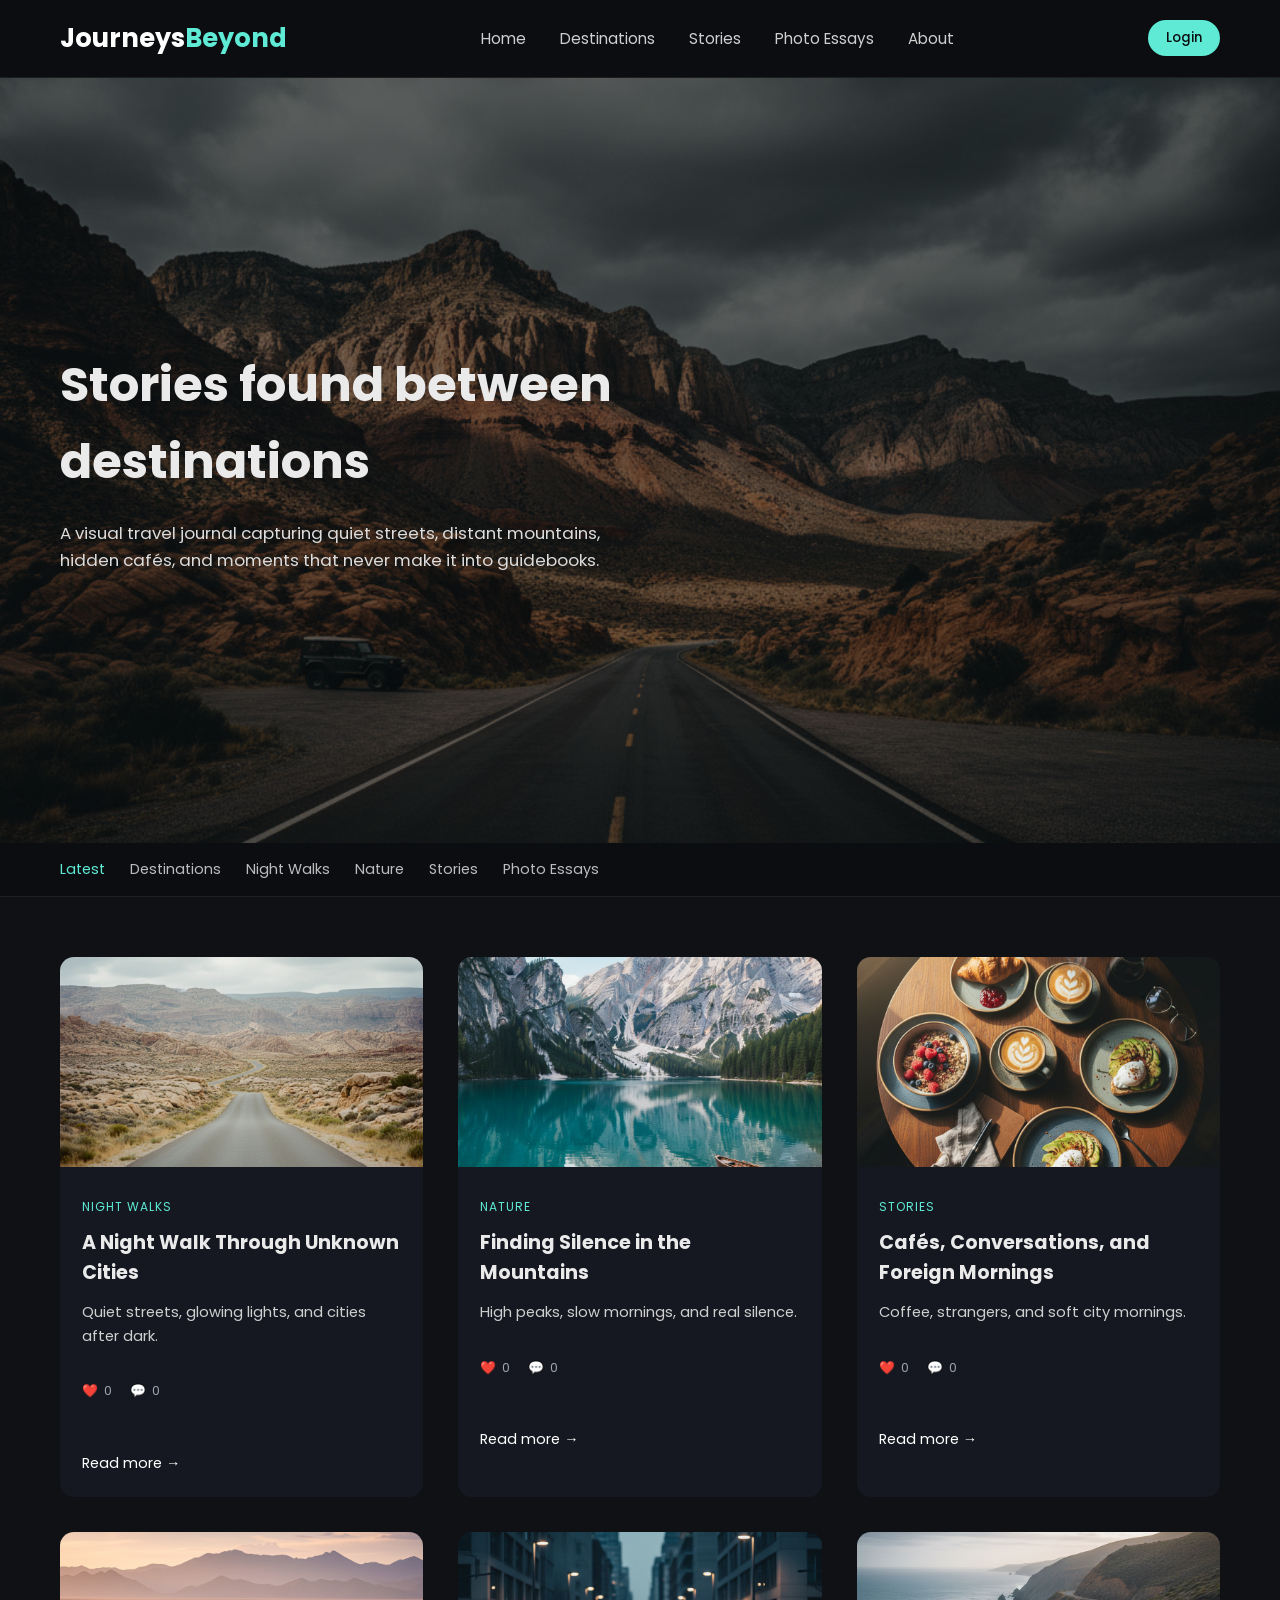
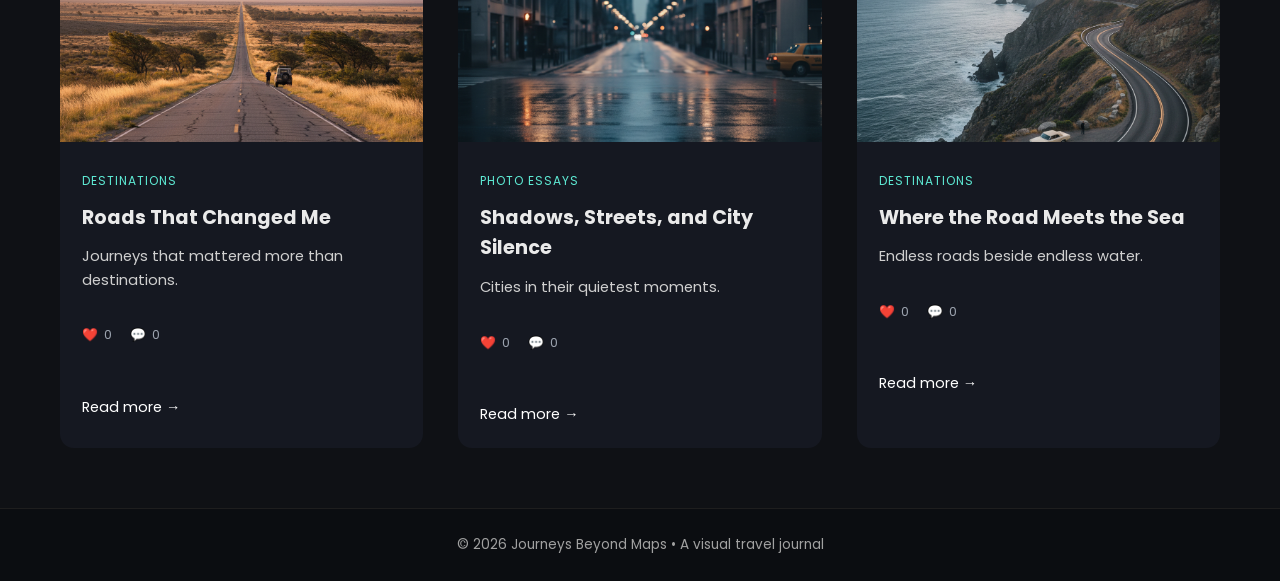
<file: TravelBeyondMaps_Blog/index.html>
<!doctype html>
<html lang="en">
	<head>
		<meta charset="UTF-8" />
		<meta name="viewport" content="width=device-width, initial-scale=1.0" />
		<title>Journeys Beyond Maps</title>

		<link
			href="https://fonts.googleapis.com/css2?family=Poppins:wght@300;400;600;700&display=swap"
			rel="stylesheet"
		/>

		<link
			rel="stylesheet"
			href="https://cdnjs.cloudflare.com/ajax/libs/font-awesome/4.7.0/css/font-awesome.css"
			integrity="sha512-5A8nwdMOWrSz20fDsjczgUidUBR8liPYU+WymTZP1lmY9G6Oc7HlZv156XqnsgNUzTyMefFTcsFH/tnJE/+xBg=="
			crossorigin="anonymous"
			referrerpolicy="no-referrer"
		/>

		<link rel="stylesheet" href="style.css" />
	</head>
	<body>
		<!-- NAVBAR -->
		<header class="navbar">
			<div class="nav-left">
				<h1 class="logo">Journeys<span>Beyond</span></h1>
			</div>

			<nav class="nav-links">
				<a href="#">Home</a>
				<a href="#">Destinations</a>
				<a href="#">Stories</a>
				<a href="#">Photo Essays</a>
				<a href="#">About</a>
			</nav>

			<div class="nav-right">
				<button class="btn-login">Login</button>
			</div>
		</header>

		<!--MAIN -->
		<section class="main" id="home">
			<div class="main-overlay">
				<div class="main-content">
					<h2>Stories found between destinations</h2>
					<p>
						A visual travel journal capturing quiet streets, distant mountains,
						hidden cafés, and moments that never make it into guidebooks.
					</p>
				</div>
			</div>
		</section>

		<!-- CATEGORIES -->
		<section class="categories">
			<ul>
				<li class="active">Latest</li>
				<li>Destinations</li>
				<li>Night Walks</li>
				<li>Nature</li>
				<li>Stories</li>
				<li>Photo Essays</li>
			</ul>
		</section>

		<!-- BLOG LIST -->
		<main class="blog-section" id="blogs">
			<section class="blog-container">
				<!-- JS will dynamically insert blog cards here -->
			</section>
		</main>

		<!-- FOOTER -->
		<footer class="footer">
			<p>&#169; 2026 Journeys Beyond Maps • A visual travel journal</p>
		</footer>

		<!-- LOGIN MODAL -->
		<div class="modal-overlay" id="loginModal">
			<div class="modal">
				<h2>Login</h2>
				<input type="text" id="username" placeholder="Username" />
				<input type="password" id="password" placeholder="Password" />
				<p class="error" id="loginError"></p>
				<button id="loginSubmit">Login</button>
				<span class="close-modal" id="closeLogin">×</span>
			</div>
		</div>

		<!-- CREATE BLOG MODAL -->
		<div class="modal-overlay" id="createBlogModal">
			<div class="modal">
				<h2>Create Blog</h2>

				<input id="newTitle" placeholder="Blog title" />

				<select id="newTag">
					<option>Night Walks</option>
					<option>Nature</option>
					<option>Stories</option>
					<option>Destinations</option>
					<option>Photo Essays</option>
				</select>

				<input type="file" id="newImage" accept="image/*" />

				<textarea id="newExcerpt" placeholder="Short description"></textarea>

				<textarea id="newContent" placeholder="Full blog content"></textarea>

				<button id="createBlogSubmit">Publish</button>
				<span class="close-modal" id="closeCreateBlog">×</span>
			</div>
		</div>

		<!-- ABOUT MODAL -->
		<div class="modal-overlay" id="aboutModal">
			<div class="modal">
				<h2>About Journeys Beyond Maps</h2>
				<p>
					Journeys Beyond Maps is a visual travel journal capturing quiet
					streets, distant mountains, hidden cafés, and stories that live
					between destinations.
				</p>
				<span class="close-modal" id="closeAbout">×</span>
			</div>
		</div>

		<!-- Toast -->
		<div id="toast" class="toast"></div>

		<script src="script.js"></script>
	</body>
</html>
</file>
<file: TravelBeyondMaps_Blog/style.css>
/* RESET + BASE */
* {
	margin: 0;
	padding: 0;
	box-sizing: border-box;
	font-family: "Poppins", sans-serif;
}

body {
	background-color: #0f1115;
	color: #eaeaea;
	line-height: 1.6;
}

/* Index.html */

/* NAVBAR */
.navbar {
	display: flex;
	justify-content: space-between;
	align-items: center;
	padding: 18px 60px;
	background-color: #0b0d11;
	border-bottom: 1px solid #1e1e1e;
}

.logo {
	font-size: 1.6rem;
	font-weight: 700;
	color: #ffffff;
}

.logo span {
	color: #5eead4;
}

.nav-links a {
	margin: 0 15px;
	text-decoration: none;
	color: #cfcfcf;
	font-size: 0.95rem;
}

.nav-links a:hover {
	color: #ffffff;
}

.btn-login {
	padding: 8px 18px;
	border: none;
	background-color: #5eead4;
	color: #0b0d11;
	border-radius: 20px;
	cursor: pointer;
	font-weight: 500;
}

.btn-login:hover {
	background-color: #3ddcc0;
}

/* Main */
.main {
	height: 85vh;
	background-image: url("images/main-bg.png");
	background-size: cover;
	background-position: center;
}

.main-overlay {
	height: 100%;
	background: rgba(0, 0, 0, 0.55);
	display: flex;
	align-items: center;
	padding: 0 60px;
}

.main-content {
	max-width: 600px;
}

.main-content h2 {
	font-size: 3rem;
	font-weight: 700;
	margin-bottom: 20px;
}

.main-content p {
	font-size: 1.05rem;
	color: #dcdcdc;
}

/* Categories */
.categories {
	background-color: #0b0d11;
	padding: 15px 60px;
	border-bottom: 1px solid #1e1e1e;
}

.categories ul {
	list-style: none;
	display: flex;
	gap: 25px;
}

.categories li {
	font-size: 0.9rem;
	color: #bcbcbc;
	cursor: pointer;
}

.categories li.active,
.categories li:hover {
	color: #5eead4;
}

/* Blog Cards */
.blog-section {
	padding: 60px;
}

.blog-container {
	display: grid;
	grid-template-columns: repeat(auto-fit, minmax(280px, 1fr));
	gap: 35px;
}

.blog-card {
	background-color: #151821;
	border-radius: 14px;
	overflow: hidden;
	transition:
		transform 0.3s ease,
		box-shadow 0.3s ease;
}

.blog-card:hover {
	transform: translateY(-6px);
	box-shadow: 0 15px 40px rgba(0, 0, 0, 0.35);
}

.blog-card img {
	width: 100%;
	height: 210px;
	object-fit: cover;
}

.blog-content {
	padding: 22px;
	display: flex;
	flex-direction: column;
	height: 100%;
}

.tag {
	font-size: 0.75rem;
	color: #5eead4;
	text-transform: uppercase;
	letter-spacing: 1px;
}

.blog-content h3 {
	font-size: 1.2rem;
	margin: 12px 0;
}

.blog-content p {
	font-size: 0.92rem;
	color: #cfcfcf;
	margin-bottom: 18px;
}

.blog-content a {
	text-decoration: none;
	font-size: 0.9rem;
	color: #ffffff;
}

.blog-content a:hover {
	color: #5eead4;
}

/* Blog stats index.html */
.blog-stats {
	display: flex;
	gap: 18px;
	font-size: 0.8rem;
	color: #9ca3af;
	margin-top: 15px;
}

.blog-stats span {
	display: flex;
	align-items: center;
	gap: 6px;
}

/* Footer */
.footer {
	text-align: center;
	padding: 25px;
	background-color: #0b0d11;
	border-top: 1px solid #1e1e1e;
	font-size: 0.85rem;
	color: #a1a1a1;
}

/*   VIEW.HTML */

.logo-link {
	text-decoration: none;
}

.logo-link .logo {
	cursor: pointer;
}

.logo-link .logo {
	opacity: 0.9;
}

.back-btn {
	font-size: 0.85rem;
	color: #cfcfcf;
	text-decoration: none;
	padding: 8px 16px;
	border: 1 px solid #1e1e1e;
	border-radius: 20px;
	transition: all 0.3s ease;
}

.back-btn:hover {
	background-color: #5eead4;
	color: #0b0d11;
	border-color: #5eead4;
}

.view-main {
	position: relative;
	height: 75vh;
	overflow: hidden;
}

.view-main img {
	width: 100%;
	height: 100%;
	object-fit: cover;
	filter: brightness(0.75);
}

.view-main::after {
	content: "";
	position: absolute;
	inset: 0;
	background: linear-gradient(
		to bottom,
		rgba(0, 0, 0, 0.15),
		rgba(0, 0, 0, 0.75)
	);
}

.view-content {
	padding: 80px 20px;
	max-width: 820px;
	margin: auto;
}

.view-content .tag {
	font-size: 0.8rem;
	letter-spacing: 2px;
	color: #5eead4;
	margin-bottom: 15px;
	display: inline-block;
}

.view-content h1 {
	font-size: 2.6rem;
	font-weight: 700;
	margin-bottom: 25px;
}

.view-content p {
	font-size: 1.05rem;
	color: #d1d5db;
	line-height: 1;
	margin-bottom: 28px;
}

/* BLOG ACTIONS */
.blog-actions {
	display: flex;
	gap: 20px;
	margin-top: 50px;
}

.blog-actions button {
	background: #151821;
	border: 1px solid #1e1e1e;
	color: #eaeaea;
	padding: 10px 18px;
	border-radius: 25px;
	cursor: pointer;
	font-size: 0.9rem;
	transition: all 0.3s ease;
}

.blog-actions button:hover {
	background: #5eead4;
	color: #0b0d11;
}

/* Comments */

.comments-section {
	max-width: 820px;
	margin-top: 60px;
}

.comments-section h3 {
	margin-bottom: 20px;
}

#commentForm {
	display: flex;
	flex-direction: column;
	gap: 15px;
	margin-bottom: 30px;
}

#commentForm input,
#commentForm textarea {
	background: #151821;
	border: 1px solid #1e1e1e;
	color: #eaeaea;
	padding: 12px;
	border-radius: 8px;
}

#commentForm button {
	background: #5eead4;
	color: #0b0d11;
	border: none;
	padding: 10px 20px;
	border-radius: 25px;
	cursor: pointer;
}

.comment {
	background: #151821;
	border: 1px solid #1e1e1e;
	padding: 15px;
	border-radius: 10px;
	margin-bottom: 15px;
}

.delete-btn {
	background: transparent;
	border: none;
	color: #ef4444;
	cursor: pointer;
	font-size: 0.75rem;
	margin-top: 8px;
}

.delete-btn:hover {
	text-decoration: underline;
}

/* MODAL */

.modal-overlay {
	position: fixed;
	inset: 0;
	background: rgba(0, 0, 0, 0.7);
	display: none;
	align-items: center;
	justify-content: center;
	z-index: 1000;
}

.modal {
	background: #151821;
	padding: 30px;
	width: 320px;
	border-radius: 12px;
	position: relative;
}

.modal h2 {
	margin-bottom: 15px;
}

.modal input {
	width: 100%;
	padding: 10px;
	margin-bottom: 12px;
	border: none;
	border-radius: 6px;
	background: #0f1115;
	color: #fff;
}

.modal button {
	width: 100%;
	padding: 10px;
	background: #5eead4;
	border: none;
	border-radius: 20px;
	cursor: pointer;
	font-weight: 600;
}

.modal .error {
	color: #f87171;
	font-size: 0.85rem;
	margin-bottom: 10px;
}

.close-modal {
	position: absolute;
	top: 10px;
	right: 14px;
	font-size: 1.4rem;
	cursor: pointer;
}

.toast {
	position: fixed;
	bottom: 30px;
	right: 30px;
	background: #151821;
	color: #eaeaea;
	padding: 14px 22px;
	border-radius: 10px;
	font-size: 0.85rem;
	opacity: 0;
	transform: translateY(10px);
	transition: all 0.1s ease;
	z-index: 9999;
	border: 1px solid #1e1e1e;
}

.toast.show {
	opacity: 1;
	transform: translateY(0);
}

.modal select,
.modal textarea {
	width: 100%;
	padding: 10px;
	margin-bottom: 12px;
	border: none;
	border-radius: 6px;
	background: #0f1115;
	color: #fff;
	resize: vertical;
}
</file>
